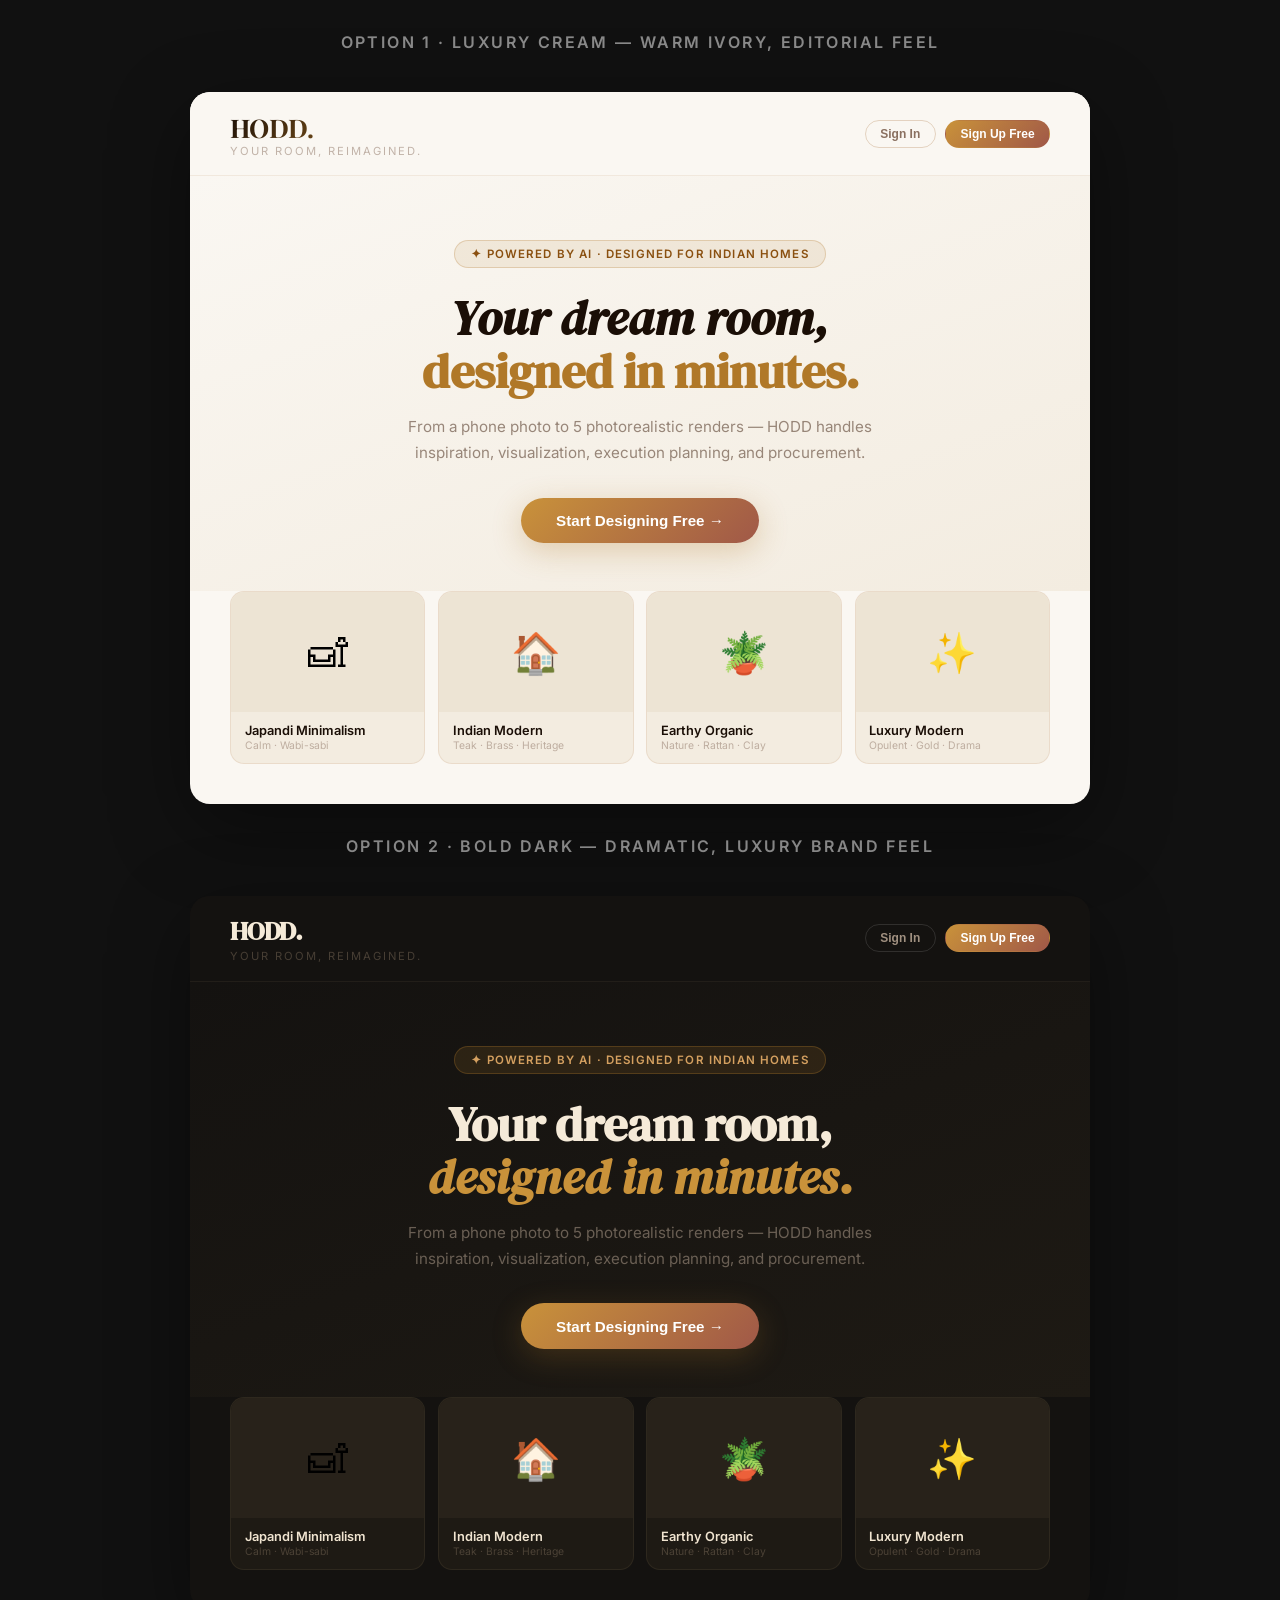
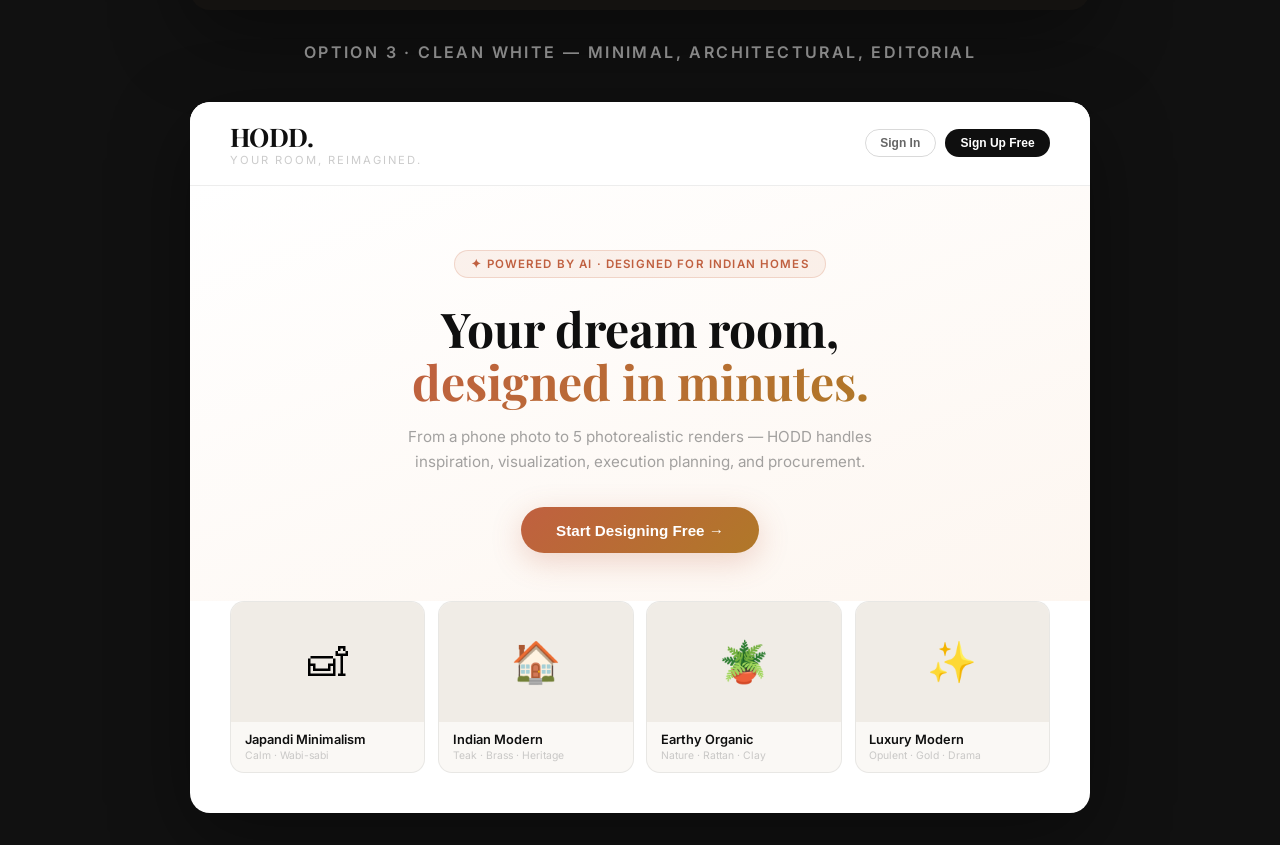
<file: theme-preview.html>
<!DOCTYPE html>
<html lang="en">
<head>
<meta charset="UTF-8"/>
<meta name="viewport" content="width=device-width,initial-scale=1"/>
<title>HODD Theme Preview</title>
<link href="https://fonts.googleapis.com/css2?family=Inter:wght@300;400;500;600;700&family=Playfair+Display:ital,wght@0,400;0,600;0,700;1,400;1,600&family=DM+Serif+Display:ital@0;1&display=swap" rel="stylesheet"/>
<style>
*,*::before,*::after{box-sizing:border-box;margin:0;padding:0}
body{font-family:'Inter',sans-serif;background:#111;padding:2rem;display:flex;flex-direction:column;gap:2rem}
h1{color:#fff;font-family:'Inter',sans-serif;font-size:1rem;font-weight:600;letter-spacing:.15em;text-transform:uppercase;text-align:center;margin-bottom:.5rem;opacity:.5}

/* ── CARD SHELL ── */
.card{border-radius:20px;overflow:hidden;width:100%;max-width:900px;margin:0 auto;box-shadow:0 24px 80px rgba(0,0,0,.4)}
.nav-bar{display:flex;align-items:center;justify-content:space-between;padding:1.1rem 2.5rem}
.logo-text{font-family:'Playfair Display',serif;font-size:1.6rem;font-weight:700;letter-spacing:-.02em}
.tagline{font-size:.7rem;letter-spacing:.18em;text-transform:uppercase;opacity:.5}
.nav-btns{display:flex;gap:.6rem}
.nav-btn{padding:.38rem .9rem;border-radius:100px;font-size:.75rem;font-weight:600;border:1px solid;cursor:pointer}
.hero-section{padding:4rem 2.5rem 3rem;text-align:center}
.hero-badge{display:inline-block;font-size:.72rem;font-weight:600;letter-spacing:.1em;text-transform:uppercase;padding:.38rem 1rem;border-radius:100px;margin-bottom:1.5rem}
.hero-title{font-size:3rem;font-weight:700;line-height:1.1;margin-bottom:1rem}
.hero-sub{font-size:.95rem;line-height:1.7;max-width:500px;margin:0 auto 2rem;opacity:.6}
.cta-btn{display:inline-block;padding:.9rem 2.2rem;border-radius:100px;font-size:.95rem;font-weight:700;border:none;cursor:pointer}
.cards-row{display:grid;grid-template-columns:repeat(4,1fr);gap:.8rem;padding:0 2.5rem 2.5rem}
.room-card{border-radius:14px;overflow:hidden;border:1px solid}
.room-thumb{height:120px;display:flex;align-items:center;justify-content:center;font-size:2.5rem}
.room-info{padding:.65rem .85rem}
.room-name{font-size:.8rem;font-weight:600}
.room-tag{font-size:.65rem;opacity:.5;margin-top:.1rem}

/* ══ THEME 1 · LUXURY CREAM ══ */
.t1{background:#faf7f2}
.t1 .nav-bar{background:#faf7f2;border-bottom:1px solid rgba(160,100,40,.1)}
.t1 .logo-text{color:#1a0e06;background:linear-gradient(135deg,#1a0e06,#b07828);-webkit-background-clip:text;-webkit-text-fill-color:transparent;background-clip:text}
.t1 .tagline{color:#8a7060}
.t1 .nav-btn{border-color:rgba(160,100,40,.25);color:#8a7060;background:none}
.t1 .nav-btn.primary{background:linear-gradient(135deg,#c9923a,#a05848);color:#fff;border-color:transparent}
.t1 .hero-section{background:linear-gradient(160deg,#faf7f2 0%,#f3ece0 100%)}
.t1 .hero-badge{background:rgba(176,120,40,.1);border:1px solid rgba(176,120,40,.25);color:#8a5010}
.t1 .hero-title{font-family:'DM Serif Display',serif;font-style:italic;color:#1a0e06}
.t1 .hero-title span{font-style:normal;color:#b07828}
.t1 .hero-sub{color:#5a4030}
.t1 .cta-btn{background:linear-gradient(135deg,#c9923a,#a05848);color:#fff;box-shadow:0 8px 30px rgba(176,120,40,.3)}
.t1 .room-card{background:#f3ece0;border-color:rgba(160,100,40,.12)}
.t1 .room-thumb{background:#ede4d4}
.t1 .room-name{color:#1a0e06}
.t1 .room-tag{color:#8a7060}

/* ══ THEME 2 · BOLD DARK ══ */
.t2{background:#141210}
.t2 .nav-bar{background:#141210;border-bottom:1px solid rgba(255,220,160,.06)}
.t2 .logo-text{font-family:'DM Serif Display',serif;color:#f5ead8}
.t2 .tagline{color:#7a6a58}
.t2 .nav-btn{border-color:rgba(255,255,255,.12);color:#a09080;background:none}
.t2 .nav-btn.primary{background:linear-gradient(135deg,#c9923a,#a05848);color:#fff;border-color:transparent}
.t2 .hero-section{background:linear-gradient(160deg,#141210 0%,#1e1a14 100%)}
.t2 .hero-badge{background:rgba(176,120,40,.15);border:1px solid rgba(176,120,40,.3);color:#d4a060}
.t2 .hero-title{font-family:'DM Serif Display',serif;color:#f5ead8}
.t2 .hero-title span{color:#c9923a;font-style:italic}
.t2 .hero-sub{color:#a09080}
.t2 .cta-btn{background:linear-gradient(135deg,#c9923a,#a05848);color:#fff;box-shadow:0 8px 30px rgba(176,120,40,.25)}
.t2 .room-card{background:#1e1a14;border-color:rgba(255,220,160,.07)}
.t2 .room-thumb{background:#28221a}
.t2 .room-name{color:#f0e4d0}
.t2 .room-tag{color:#7a6a58}

/* ══ THEME 3 · CLEAN WHITE ══ */
.t3{background:#ffffff}
.t3 .nav-bar{background:#fff;border-bottom:1px solid rgba(0,0,0,.07)}
.t3 .logo-text{color:#0f0f0f;font-family:'Playfair Display',serif}
.t3 .tagline{color:#999}
.t3 .nav-btn{border-color:rgba(0,0,0,.15);color:#666;background:none}
.t3 .nav-btn.primary{background:#0f0f0f;color:#fff;border-color:transparent}
.t3 .hero-section{background:linear-gradient(160deg,#fff 0%,#fdf6f0 100%)}
.t3 .hero-badge{background:rgba(200,100,60,.08);border:1px solid rgba(200,100,60,.2);color:#c06040}
.t3 .hero-title{font-family:'Playfair Display',serif;color:#0f0f0f}
.t3 .hero-title span{background:linear-gradient(135deg,#c06040,#b07828);-webkit-background-clip:text;-webkit-text-fill-color:transparent;background-clip:text}
.t3 .hero-sub{color:#666}
.t3 .cta-btn{background:linear-gradient(135deg,#c06040,#b07828);color:#fff;box-shadow:0 8px 30px rgba(192,96,64,.25)}
.t3 .room-card{background:#faf8f5;border-color:rgba(0,0,0,.07)}
.t3 .room-thumb{background:#f0ece6}
.t3 .room-name{color:#0f0f0f}
.t3 .room-tag{color:#999}
</style>
</head>
<body>

<h1>Option 1 · Luxury Cream — warm ivory, editorial feel</h1>
<div class="card t1">
  <div class="nav-bar">
    <div><div class="logo-text">HODD.</div><div class="tagline">Your room, reimagined.</div></div>
    <div class="nav-btns">
      <button class="nav-btn">Sign In</button>
      <button class="nav-btn primary">Sign Up Free</button>
    </div>
  </div>
  <div class="hero-section">
    <div class="hero-badge">✦ Powered by AI · Designed for Indian Homes</div>
    <div class="hero-title">Your dream room,<br><span>designed in minutes.</span></div>
    <div class="hero-sub">From a phone photo to 5 photorealistic renders — HODD handles inspiration, visualization, execution planning, and procurement.</div>
    <button class="cta-btn">Start Designing Free →</button>
  </div>
  <div class="cards-row">
    <div class="room-card"><div class="room-thumb">🛋</div><div class="room-info"><div class="room-name">Japandi Minimalism</div><div class="room-tag">Calm · Wabi-sabi</div></div></div>
    <div class="room-card"><div class="room-thumb">🏠</div><div class="room-info"><div class="room-name">Indian Modern</div><div class="room-tag">Teak · Brass · Heritage</div></div></div>
    <div class="room-card"><div class="room-thumb">🪴</div><div class="room-info"><div class="room-name">Earthy Organic</div><div class="room-tag">Nature · Rattan · Clay</div></div></div>
    <div class="room-card"><div class="room-thumb">✨</div><div class="room-info"><div class="room-name">Luxury Modern</div><div class="room-tag">Opulent · Gold · Drama</div></div></div>
  </div>
</div>

<h1>Option 2 · Bold Dark — dramatic, luxury brand feel</h1>
<div class="card t2">
  <div class="nav-bar">
    <div><div class="logo-text">HODD.</div><div class="tagline">Your room, reimagined.</div></div>
    <div class="nav-btns">
      <button class="nav-btn">Sign In</button>
      <button class="nav-btn primary">Sign Up Free</button>
    </div>
  </div>
  <div class="hero-section">
    <div class="hero-badge">✦ Powered by AI · Designed for Indian Homes</div>
    <div class="hero-title">Your dream room,<br><span>designed in minutes.</span></div>
    <div class="hero-sub">From a phone photo to 5 photorealistic renders — HODD handles inspiration, visualization, execution planning, and procurement.</div>
    <button class="cta-btn">Start Designing Free →</button>
  </div>
  <div class="cards-row">
    <div class="room-card"><div class="room-thumb">🛋</div><div class="room-info"><div class="room-name">Japandi Minimalism</div><div class="room-tag">Calm · Wabi-sabi</div></div></div>
    <div class="room-card"><div class="room-thumb">🏠</div><div class="room-info"><div class="room-name">Indian Modern</div><div class="room-tag">Teak · Brass · Heritage</div></div></div>
    <div class="room-card"><div class="room-thumb">🪴</div><div class="room-info"><div class="room-name">Earthy Organic</div><div class="room-tag">Nature · Rattan · Clay</div></div></div>
    <div class="room-card"><div class="room-thumb">✨</div><div class="room-info"><div class="room-name">Luxury Modern</div><div class="room-tag">Opulent · Gold · Drama</div></div></div>
  </div>
</div>

<h1>Option 3 · Clean White — minimal, architectural, editorial</h1>
<div class="card t3">
  <div class="nav-bar">
    <div><div class="logo-text">HODD.</div><div class="tagline">Your room, reimagined.</div></div>
    <div class="nav-btns">
      <button class="nav-btn">Sign In</button>
      <button class="nav-btn primary">Sign Up Free</button>
    </div>
  </div>
  <div class="hero-section">
    <div class="hero-badge">✦ Powered by AI · Designed for Indian Homes</div>
    <div class="hero-title">Your dream room,<br><span>designed in minutes.</span></div>
    <div class="hero-sub">From a phone photo to 5 photorealistic renders — HODD handles inspiration, visualization, execution planning, and procurement.</div>
    <button class="cta-btn">Start Designing Free →</button>
  </div>
  <div class="cards-row">
    <div class="room-card"><div class="room-thumb">🛋</div><div class="room-info"><div class="room-name">Japandi Minimalism</div><div class="room-tag">Calm · Wabi-sabi</div></div></div>
    <div class="room-card"><div class="room-thumb">🏠</div><div class="room-info"><div class="room-name">Indian Modern</div><div class="room-tag">Teak · Brass · Heritage</div></div></div>
    <div class="room-card"><div class="room-thumb">🪴</div><div class="room-info"><div class="room-name">Earthy Organic</div><div class="room-tag">Nature · Rattan · Clay</div></div></div>
    <div class="room-card"><div class="room-thumb">✨</div><div class="room-info"><div class="room-name">Luxury Modern</div><div class="room-tag">Opulent · Gold · Drama</div></div></div>
  </div>
</div>

</body>
</html>
</file>
